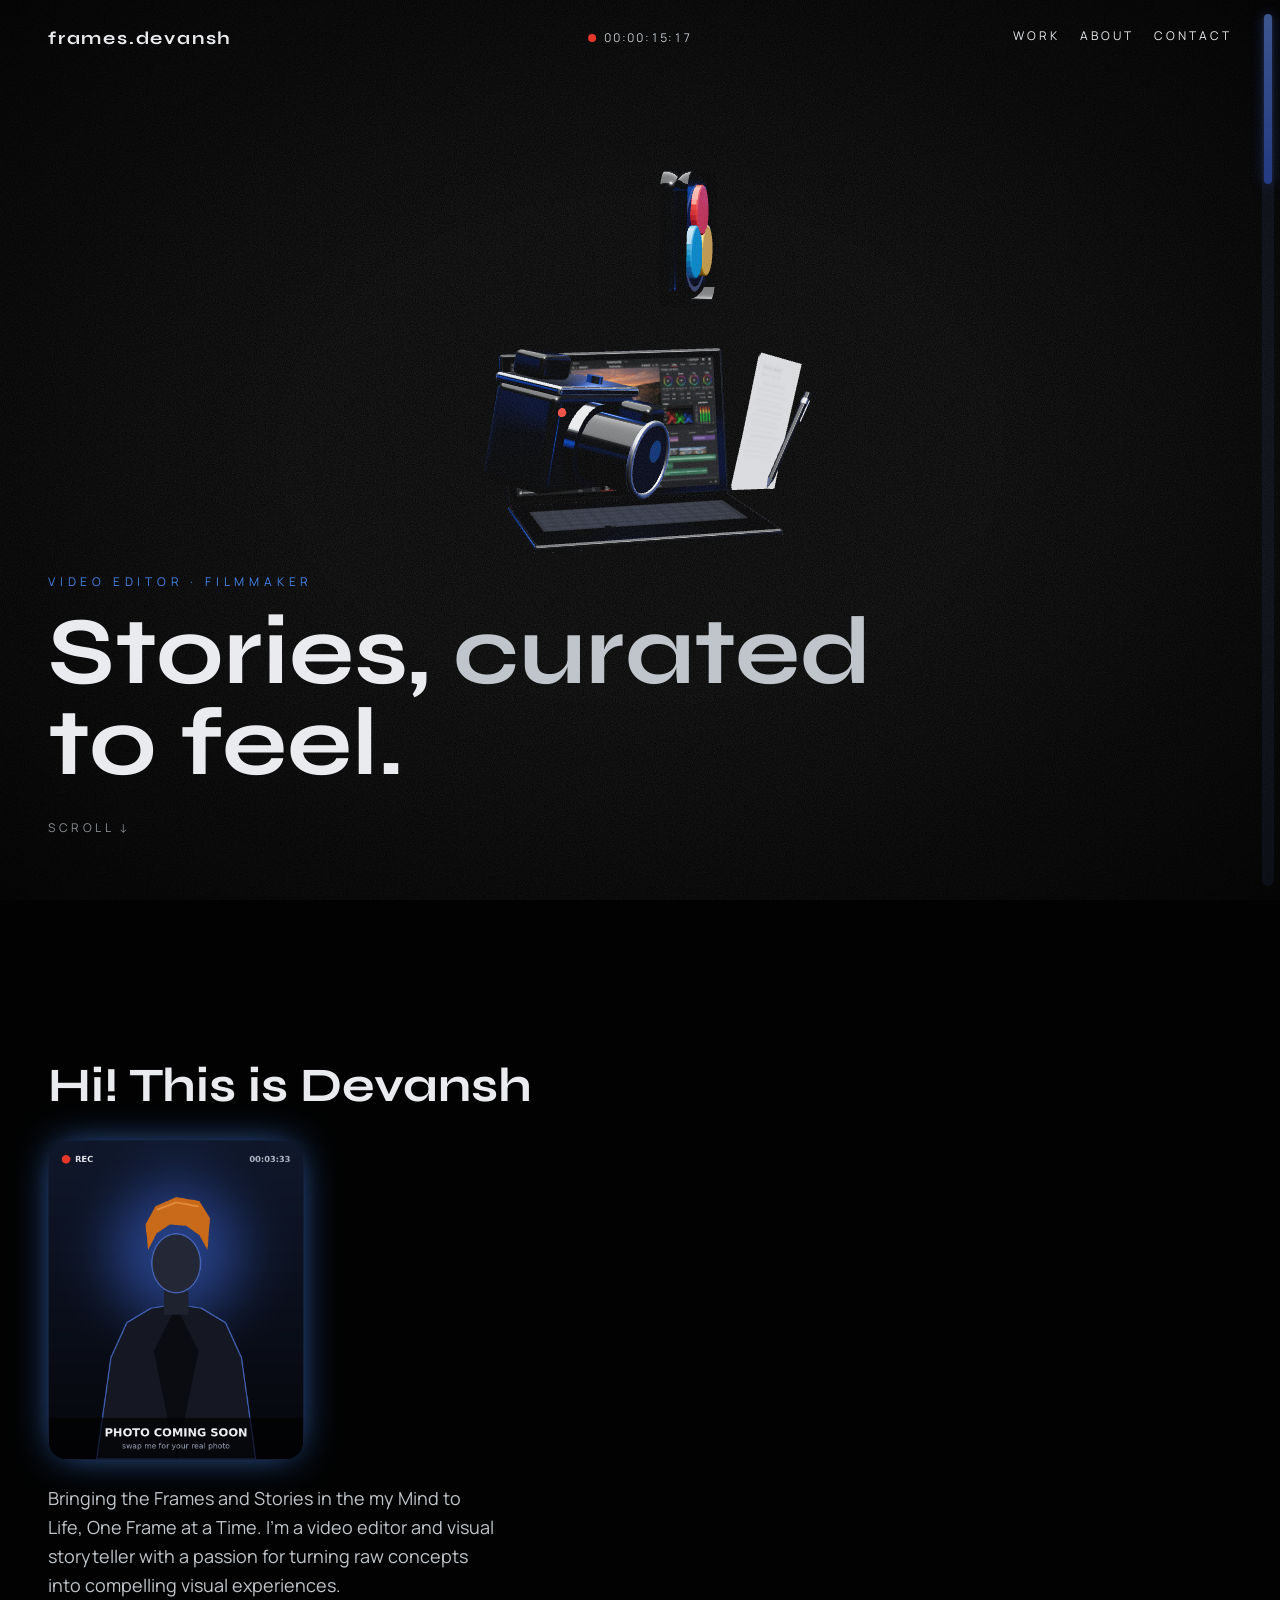
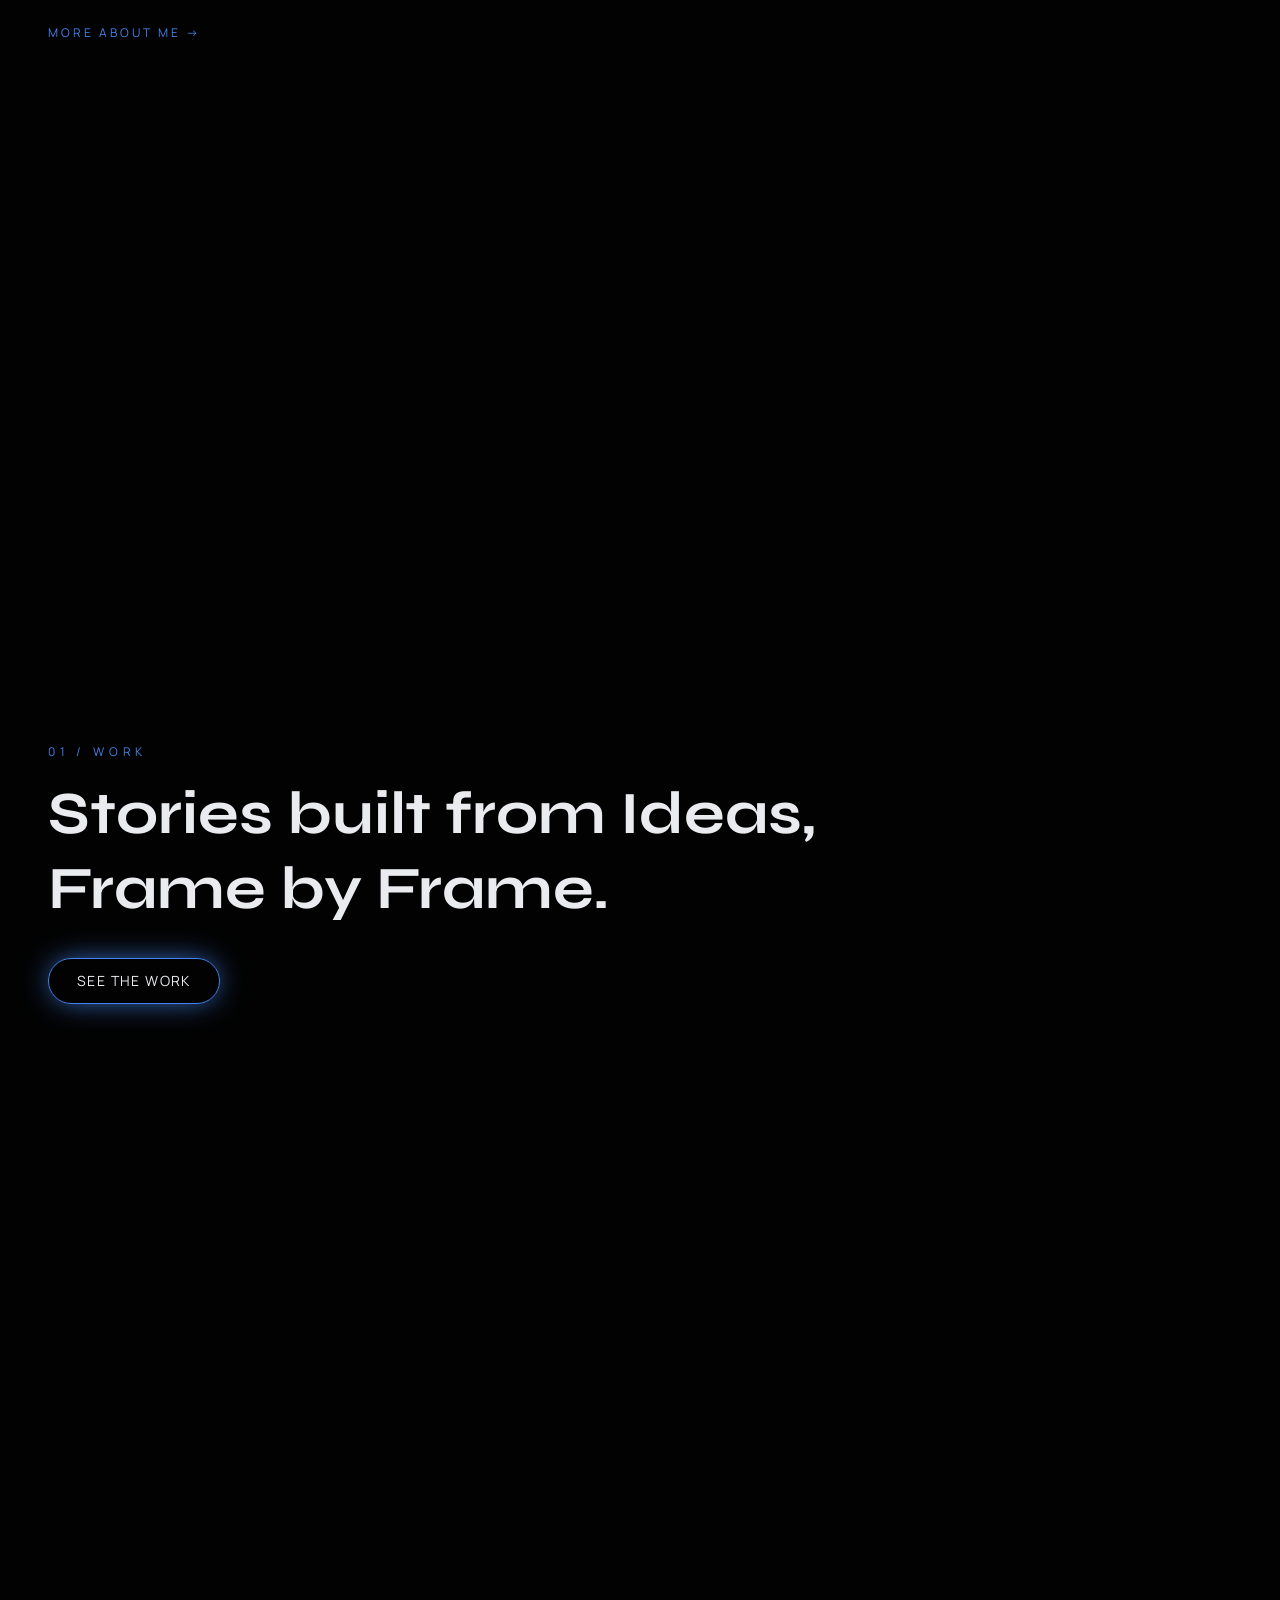
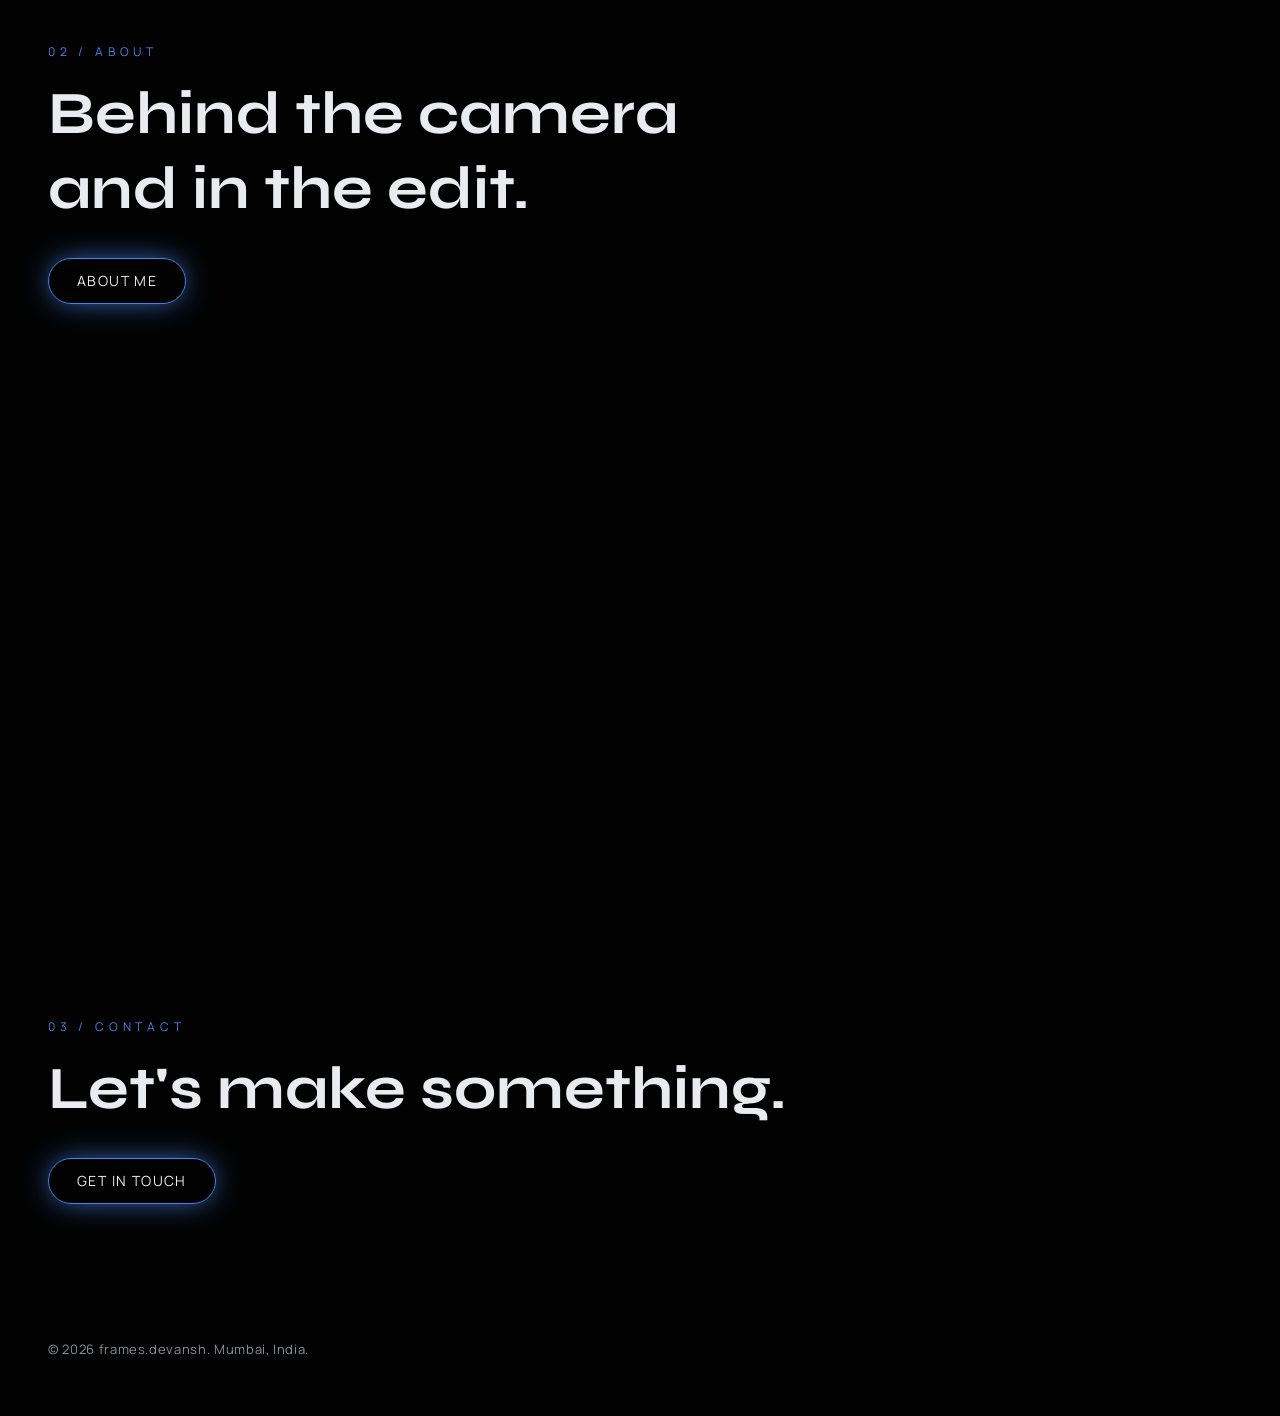
<file: index.html>
<!doctype html>
<html lang="en" class="dark">
<head>
<meta charset="utf-8">
<meta name="viewport" content="width=device-width, initial-scale=1">
<title>frames.devansh | Video Editor &amp; Filmmaker</title>
<meta name="description" content="Video editing portfolio: cinematic cuts, color grading in DaVinci Resolve, storytelling that moves.">
<link rel="icon" type="image/png" href="./favicon.png"><link rel="apple-touch-icon" href="./favicon.png">
<link rel="preconnect" href="https://fonts.googleapis.com">
<link href="https://fonts.googleapis.com/css2?family=Syne:wght@600;700;800&family=Manrope:wght@400;500&display=swap" rel="stylesheet">
  <script type="module" crossorigin src="./index-ByuDpE7T.js"></script>
  <link rel="stylesheet" crossorigin href="./index-DqMJQUFO.css">
</head>
<body><div id="root"></div><script src="./site-data.js"></script><script src="./landing-data.js"></script><script src="./cursor.js"></script><script src="./scrollbar.js"></script></body>
</html>
</file>
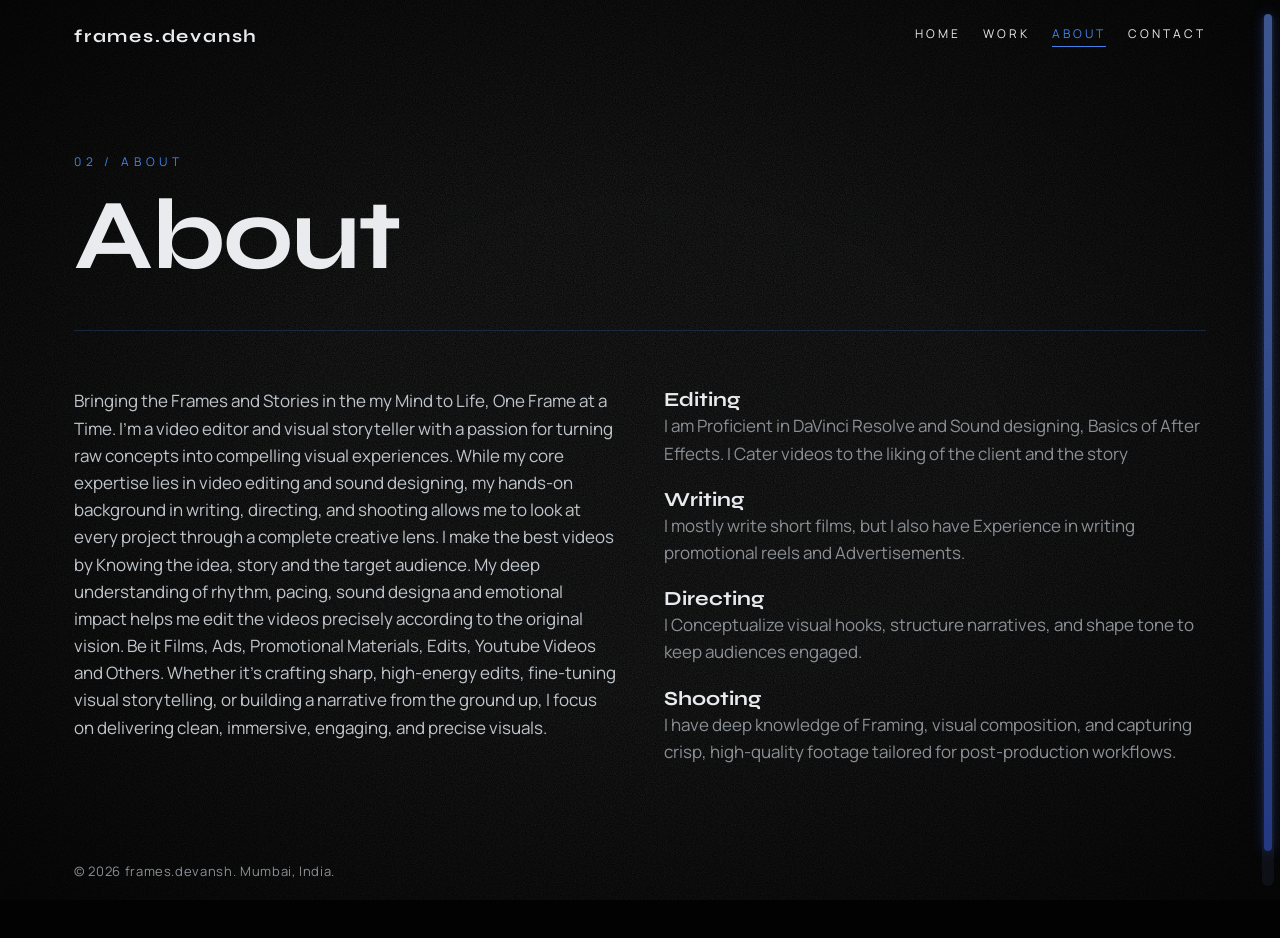
<file: about.html>
<!DOCTYPE html><html lang="en"><head><meta charset="utf-8"><meta name="viewport" content="width=device-width, initial-scale=1">
<title>Portfolio</title>
<link rel="preconnect" href="https://fonts.googleapis.com">
<link href="https://fonts.googleapis.com/css2?family=Syne:wght@600;700;800&family=Manrope:wght@400;500&display=swap" rel="stylesheet">
<link rel="stylesheet" href="style.css"><link rel="icon" type="image/png" href="favicon.png"></head>
<body data-page="about" data-title="About"><div class="wrap"><nav id="nav"></nav>
<header class="page-h"><p class="eyebrow">02 / About</p><h1>About</h1></header>
<section><div class="about"><div id="bio"></div><dl id="skills"></dl></div></section>
<footer id="foot"></footer></div>
<script src="site-data.js"></script><script src="site.js"></script><script src="cursor.js"></script></body></html>
</file>
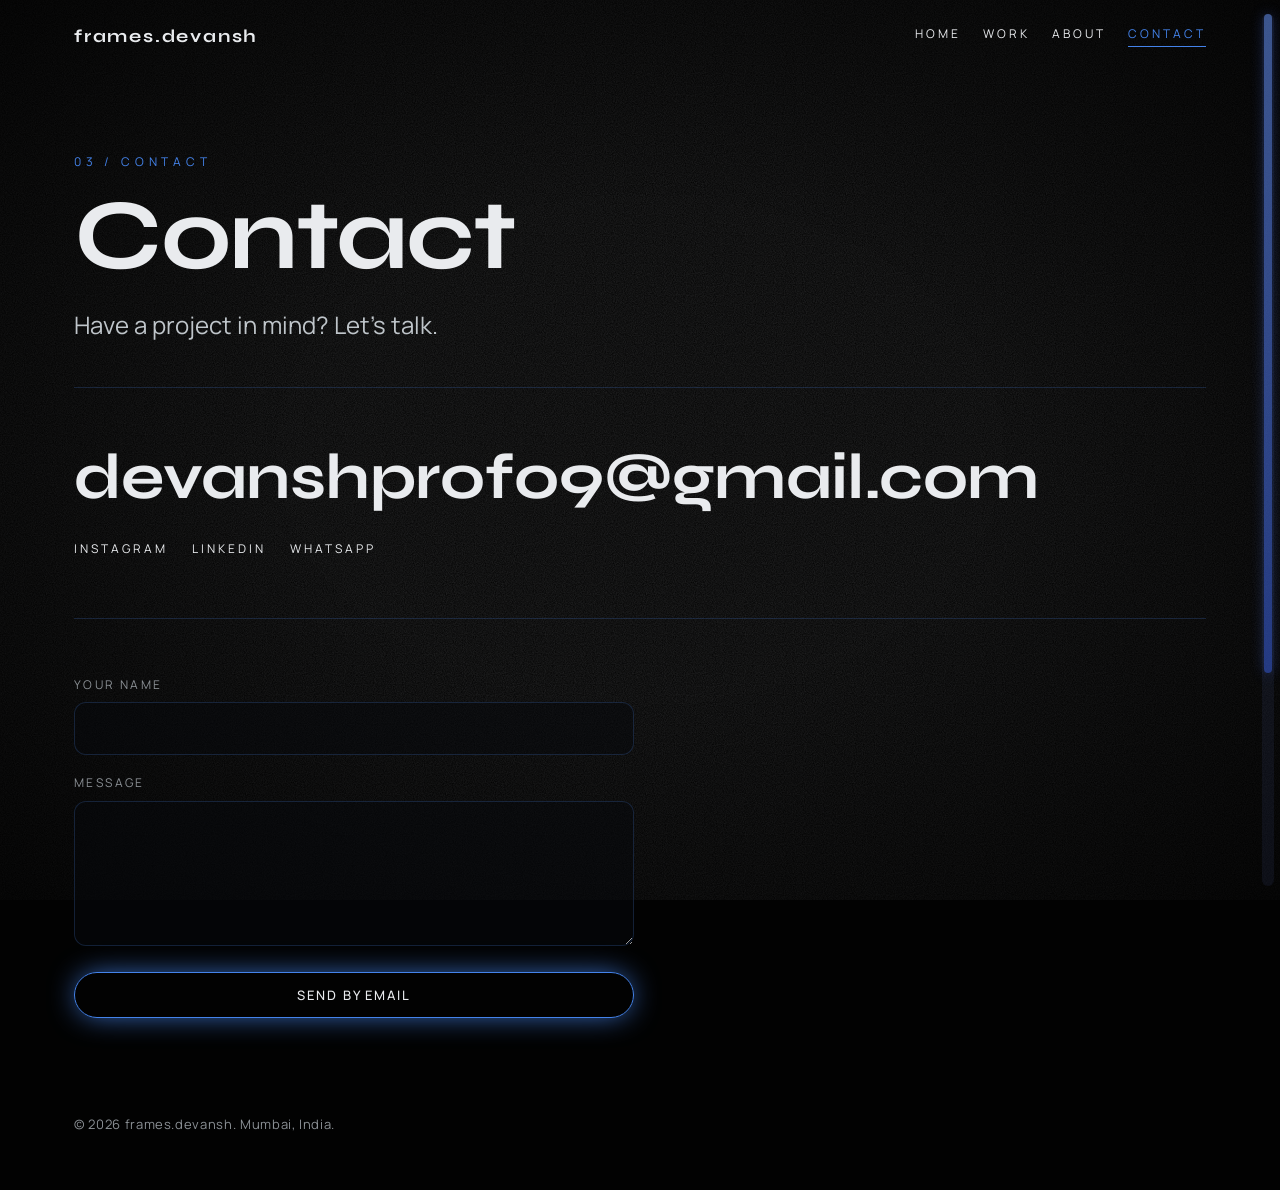
<file: contact.html>
<!DOCTYPE html><html lang="en"><head><meta charset="utf-8"><meta name="viewport" content="width=device-width, initial-scale=1">
<title>Portfolio</title>
<link rel="preconnect" href="https://fonts.googleapis.com">
<link href="https://fonts.googleapis.com/css2?family=Syne:wght@600;700;800&family=Manrope:wght@400;500&display=swap" rel="stylesheet">
<link rel="stylesheet" href="style.css"><link rel="icon" type="image/png" href="favicon.png"></head>
<body data-page="contact" data-title="Contact"><div class="wrap"><nav id="nav"></nav>
<header class="page-h"><p class="eyebrow">03 / Contact</p><h1>Contact</h1><p class="sub">Have a project in mind? Let's talk.</p></header>
<section><a class="big" id="mail"></a><div class="social" id="soc"></div></section>
<section><form id="form"><label>Your name<input id="fn" required></label><label>Message<textarea id="fm" rows="5" required></textarea></label>
<button class="btn" type="submit">Send by email</button></form></section>
<footer id="foot"></footer></div>
<script src="site-data.js"></script><script src="site.js"></script><script src="cursor.js"></script></body></html>
</file>
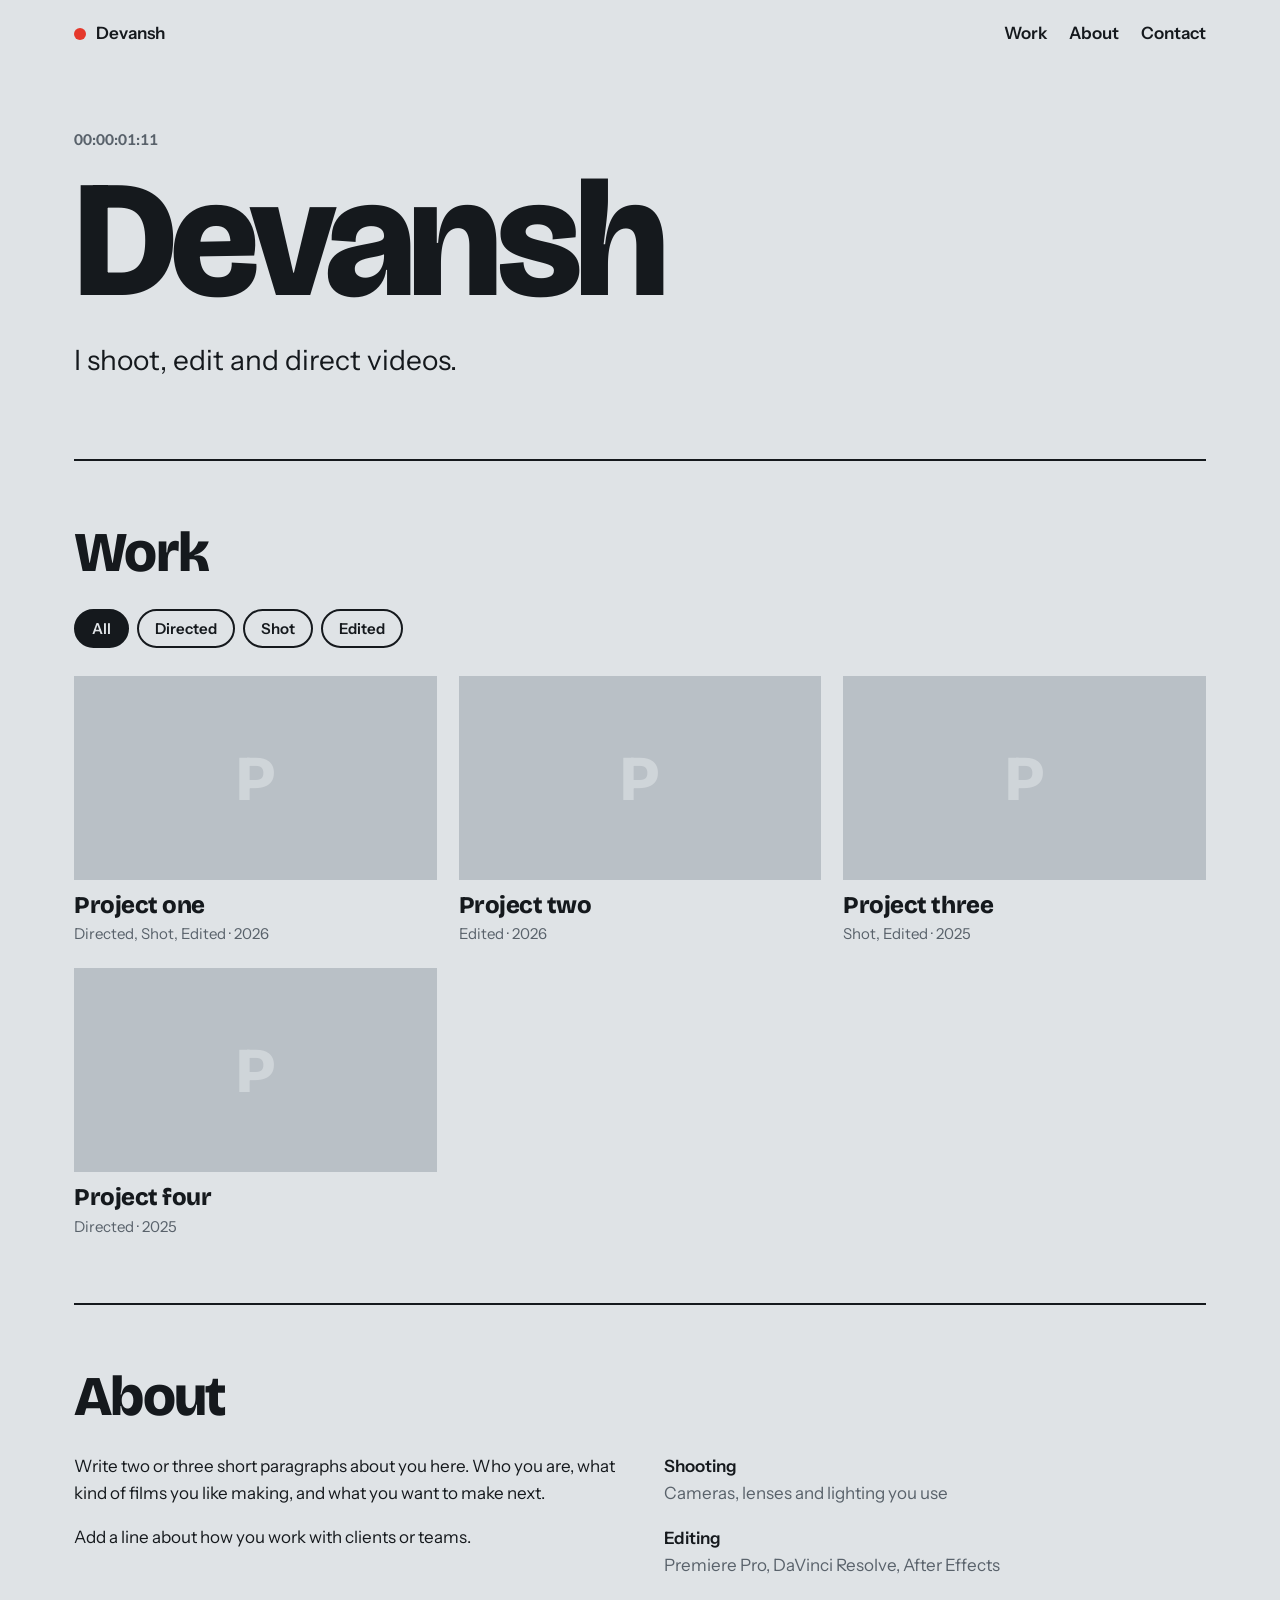
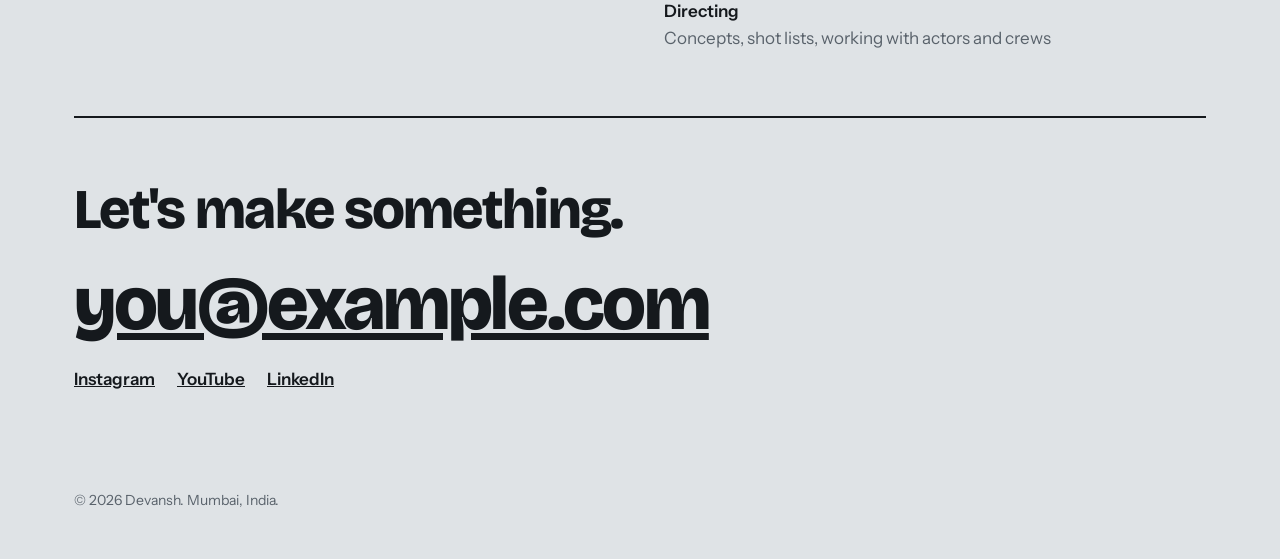
<file: portfolio.html>
<!DOCTYPE html>
<html lang="en">
<head>
<meta charset="utf-8">
<meta name="viewport" content="width=device-width, initial-scale=1">
<title>Devansh | Video portfolio</title>
<link rel="preconnect" href="https://fonts.googleapis.com">
<link href="https://fonts.googleapis.com/css2?family=Bricolage+Grotesque:opsz,wght@12..96,400;12..96,800&family=Instrument+Sans:wght@400;600&display=swap" rel="stylesheet">
<style>
:root{--bg:#dfe3e6;--ink:#15191d;--mute:#59626b;--line:#b9c0c6;--rec:#e5382b;--card:#eef0f2;
--d:"Bricolage Grotesque",Impact,sans-serif;--b:"Instrument Sans",system-ui,sans-serif}
@media(prefers-color-scheme:dark){:root{--bg:#14181c;--ink:#e6eaed;--mute:#98a2ab;--line:#2f373e;--card:#1c2227}}
*{box-sizing:border-box;margin:0}
html{scroll-behavior:smooth}
body{background:var(--bg);color:var(--ink);font:350 17px/1.6 var(--b)}
a{color:inherit}
:focus-visible{outline:3px solid var(--rec);outline-offset:3px}
.wrap{max-width:1180px;margin:0 auto;padding:0 24px}
nav{display:flex;justify-content:space-between;align-items:center;padding:20px 0;font-weight:600}
nav div{display:flex;gap:22px}
nav a{text-decoration:none}nav a:hover{text-decoration:underline}
.rec{display:inline-flex;align-items:center;gap:10px}
.rec i{width:12px;height:12px;border-radius:50%;background:var(--rec);animation:blink 1.4s steps(1) infinite}
@keyframes blink{50%{opacity:.15}}
.hero{padding:7vh 0 9vh}
.tc{font:600 15px var(--b);font-variant-numeric:tabular-nums;color:var(--mute);margin-bottom:18px}
h1{font:800 clamp(56px,13vw,176px)/.88 var(--d);letter-spacing:-.04em}
.sub{max-width:34ch;font-size:clamp(20px,2.4vw,28px);line-height:1.3;margin-top:28px}
h2{font:800 clamp(34px,5vw,56px)/1 var(--d);letter-spacing:-.03em;margin-bottom:28px}
section{padding:64px 0;border-top:2px solid var(--ink)}
.filters{display:flex;flex-wrap:wrap;gap:8px;margin-bottom:28px}
.filters button{font:600 15px var(--b);padding:8px 16px;border:2px solid var(--ink);background:none;color:var(--ink);border-radius:99px;cursor:pointer}
.filters button[aria-pressed=true]{background:var(--ink);color:var(--bg)}
.grid{display:grid;grid-template-columns:repeat(auto-fill,minmax(320px,1fr));gap:22px}
.card{all:unset;cursor:pointer;display:block}
.card .th{aspect-ratio:16/9;background:var(--line) center/cover;position:relative;display:grid;place-items:center;overflow:hidden}
.card .th b{font:800 64px var(--d);color:var(--bg);opacity:.6}
.card .th::after{content:"Play";position:absolute;left:12px;bottom:12px;background:var(--rec);color:#fff;font:600 14px var(--b);padding:4px 12px;transform:translateY(160%);transition:transform .2s}
.card:hover .th::after,.card:focus-visible .th::after{transform:none}
.card h3{font:800 24px/1.1 var(--d);margin:12px 0 4px;letter-spacing:-.02em}
.card p{color:var(--mute);font-size:15px}
.about{display:grid;grid-template-columns:1fr 1fr;gap:48px}
.about p+p{margin-top:1em}
dl{display:grid;gap:18px}dt{font-weight:600}dd{color:var(--mute)}
.contact a.big{font:800 clamp(30px,6vw,76px)/1 var(--d);letter-spacing:-.03em;word-break:break-all}
.social{display:flex;gap:22px;margin-top:24px;font-weight:600}
footer{padding:32px 0 48px;color:var(--mute);font-size:14px}
dialog{border:0;padding:0;max-width:min(960px,94vw);width:100%;background:var(--card);color:var(--ink)}
dialog::backdrop{background:rgba(0,0,0,.75)}
.vid{aspect-ratio:16/9;background:#000;display:grid;place-items:center;color:#fff;text-align:center;padding:20px}
.vid iframe{width:100%;height:100%;border:0}
.info{padding:22px 26px 28px}
.info h3{font:800 32px/1.1 var(--d);letter-spacing:-.02em}
.info .meta{color:var(--mute);margin:6px 0 12px;font-weight:600}
.x{float:right;font:600 15px var(--b);background:none;border:2px solid var(--ink);color:var(--ink);padding:6px 14px;cursor:pointer;border-radius:99px}
@media(max-width:760px){.about{grid-template-columns:1fr}}
@media(prefers-reduced-motion:reduce){.rec i{animation:none}html{scroll-behavior:auto}.card .th::after{transition:none}}
</style>
</head>
<body>
<script>
/* ============ EDIT EVERYTHING HERE ============ */
const SITE = {
  name: "Devansh",
  tagline: "I shoot, edit and direct videos.",
  location: "Mumbai, India",
  email: "you@example.com",
  socials: [
    { label: "Instagram", url: "https://instagram.com/yourhandle" },
    { label: "YouTube",   url: "https://youtube.com/@yourchannel" },
    { label: "LinkedIn",  url: "https://linkedin.com/in/yourname" }
  ],
  about: [
    "Write two or three short paragraphs about you here. Who you are, what kind of films you like making, and what you want to make next.",
    "Add a line about how you work with clients or teams."
  ],
  // Label on the left, details on the right. Add or remove rows freely.
  skills: [
    ["Shooting",  "Cameras, lenses and lighting you use"],
    ["Editing",   "Premiere Pro, DaVinci Resolve, After Effects"],
    ["Directing", "Concepts, shot lists, working with actors and crews"]
  ],
  // video: paste a YouTube or Vimeo link. thumb: optional image URL or file name (YouTube thumbnails are automatic).
  // roles: use any of "Shot", "Edited", "Directed" (or your own words); they become filter buttons.
  projects: [
    { title: "Project one",   year: "2026", client: "Client or college", roles: ["Directed","Shot","Edited"], video: "", thumb: "", blurb: "One or two sentences: the idea, what you did, and the result." },
    { title: "Project two",   year: "2026", client: "Client or college", roles: ["Edited"],                    video: "", thumb: "", blurb: "Describe this project here." },
    { title: "Project three", year: "2025", client: "Personal",          roles: ["Shot","Edited"],             video: "", thumb: "", blurb: "Describe this project here." },
    { title: "Project four",  year: "2025", client: "Client or college", roles: ["Directed"],                  video: "", thumb: "", blurb: "Describe this project here." }
  ]
};
/* ============ END OF EDITABLE PART ============ */
</script>

<div class="wrap">
  <nav><span class="rec"><i></i><span id="n1"></span></span>
    <div><a href="#work">Work</a><a href="#about">About</a><a href="#contact">Contact</a></div></nav>
  <header class="hero">
    <p class="tc" id="tc" aria-hidden="true">00:00:00:00</p>
    <h1 id="h1"></h1>
    <p class="sub" id="tag"></p>
  </header>
  <section id="work"><h2>Work</h2><div class="filters" id="filters"></div><div class="grid" id="grid"></div></section>
  <section id="about"><h2>About</h2><div class="about"><div id="bio"></div><dl id="skills"></dl></div></section>
  <section id="contact" class="contact"><h2>Let's make something.</h2>
    <a class="big" id="mail"></a><div class="social" id="soc"></div></section>
  <footer id="foot"></footer>
</div>

<dialog id="dlg" aria-labelledby="dt">
  <div class="vid" id="vid"></div>
  <div class="info"><button class="x" id="close">Close</button>
    <h3 id="dt"></h3><p class="meta" id="dm"></p><p id="db"></p></div>
</dialog>

<script>
const $ = id => document.getElementById(id);
const esc = s => String(s).replace(/[&<>"']/g, c => ({'&':'&amp;','<':'&lt;','>':'&gt;','"':'&quot;',"'":'&#39;'}[c]));

// header / text
document.title = SITE.name + " | Video portfolio";
$("n1").textContent = SITE.name; $("h1").textContent = SITE.name; $("tag").textContent = SITE.tagline;
$("bio").innerHTML = SITE.about.map(p => `<p>${esc(p)}</p>`).join("");
$("skills").innerHTML = SITE.skills.map(([a,b]) => `<div><dt>${esc(a)}</dt><dd>${esc(b)}</dd></div>`).join("");
$("mail").textContent = SITE.email; $("mail").href = "mailto:" + SITE.email;
$("soc").innerHTML = SITE.socials.map(s => `<a href="${esc(s.url)}" target="_blank" rel="noopener">${esc(s.label)}</a>`).join("");
$("foot").textContent = `© ${new Date().getFullYear()} ${SITE.name}. ${SITE.location}.`;

// video helpers
function parseVideo(url){
  if(!url) return null;
  let m = url.match(/(?:youtu\.be\/|youtube\.com\/(?:watch\?v=|embed\/|shorts\/))([\w-]{11})/);
  if(m) return {embed:`https://www.youtube.com/embed/${m[1]}?autoplay=1&rel=0`, thumb:`https://img.youtube.com/vi/${m[1]}/hqdefault.jpg`};
  m = url.match(/vimeo\.com\/(?:video\/)?(\d+)/);
  if(m) return {embed:`https://player.vimeo.com/video/${m[1]}?autoplay=1`, thumb:""};
  return null;
}

// grid + filters
let active = "All";
const roles = ["All", ...new Set(SITE.projects.flatMap(p => p.roles))];
function renderFilters(){
  $("filters").innerHTML = roles.map(r => `<button aria-pressed="${r===active}" data-r="${esc(r)}">${esc(r)}</button>`).join("");
}
function renderGrid(){
  const list = SITE.projects.map((p,i)=>({p,i})).filter(({p}) => active==="All" || p.roles.includes(active));
  $("grid").innerHTML = list.map(({p,i}) => {
    const v = parseVideo(p.video), img = p.thumb || (v && v.thumb);
    const style = img ? ` style="background-image:url('${esc(img)}')"` : "";
    return `<button class="card" data-i="${i}"><div class="th"${style}>${img ? "" : `<b>${esc(p.title[0])}</b>`}</div>
      <h3>${esc(p.title)}</h3><p>${esc(p.roles.join(", "))} · ${esc(p.year)}</p></button>`;
  }).join("");
}
$("filters").addEventListener("click", e => {
  const b = e.target.closest("button"); if(!b) return;
  active = b.dataset.r; renderFilters(); renderGrid();
});
$("grid").addEventListener("click", e => {
  const c = e.target.closest(".card"); if(!c) return;
  const p = SITE.projects[c.dataset.i], v = parseVideo(p.video);
  $("vid").innerHTML = v ? `<iframe src="${esc(v.embed)}" title="${esc(p.title)}" allow="autoplay; fullscreen; picture-in-picture" allowfullscreen></iframe>`
    : `<p>No video yet. Add a YouTube or Vimeo link to this project in the SITE settings.</p>`;
  $("dt").textContent = p.title;
  $("dm").textContent = `${p.client} · ${p.year} · ${p.roles.join(", ")}`;
  $("db").textContent = p.blurb;
  $("dlg").showModal();
});
const dlg = $("dlg");
function closeDlg(){ dlg.close(); $("vid").innerHTML = ""; }
$("close").onclick = closeDlg;
dlg.addEventListener("click", e => { if(e.target === dlg) closeDlg(); });
dlg.addEventListener("cancel", () => { $("vid").innerHTML = ""; });
renderFilters(); renderGrid();

// timecode counter (24 fps), the one moving thing on the page
if(!matchMedia("(prefers-reduced-motion: reduce)").matches){
  const t0 = performance.now(), pad = n => String(n).padStart(2,"0");
  (function tick(){
    const f = Math.floor((performance.now()-t0)/1000*24);
    $("tc").textContent = [Math.floor(f/86400)%100, Math.floor(f/1440)%60, Math.floor(f/24)%60, f%24].map(pad).join(":");
    requestAnimationFrame(tick);
  })();
}
</script>
</body>
</html>
</file>
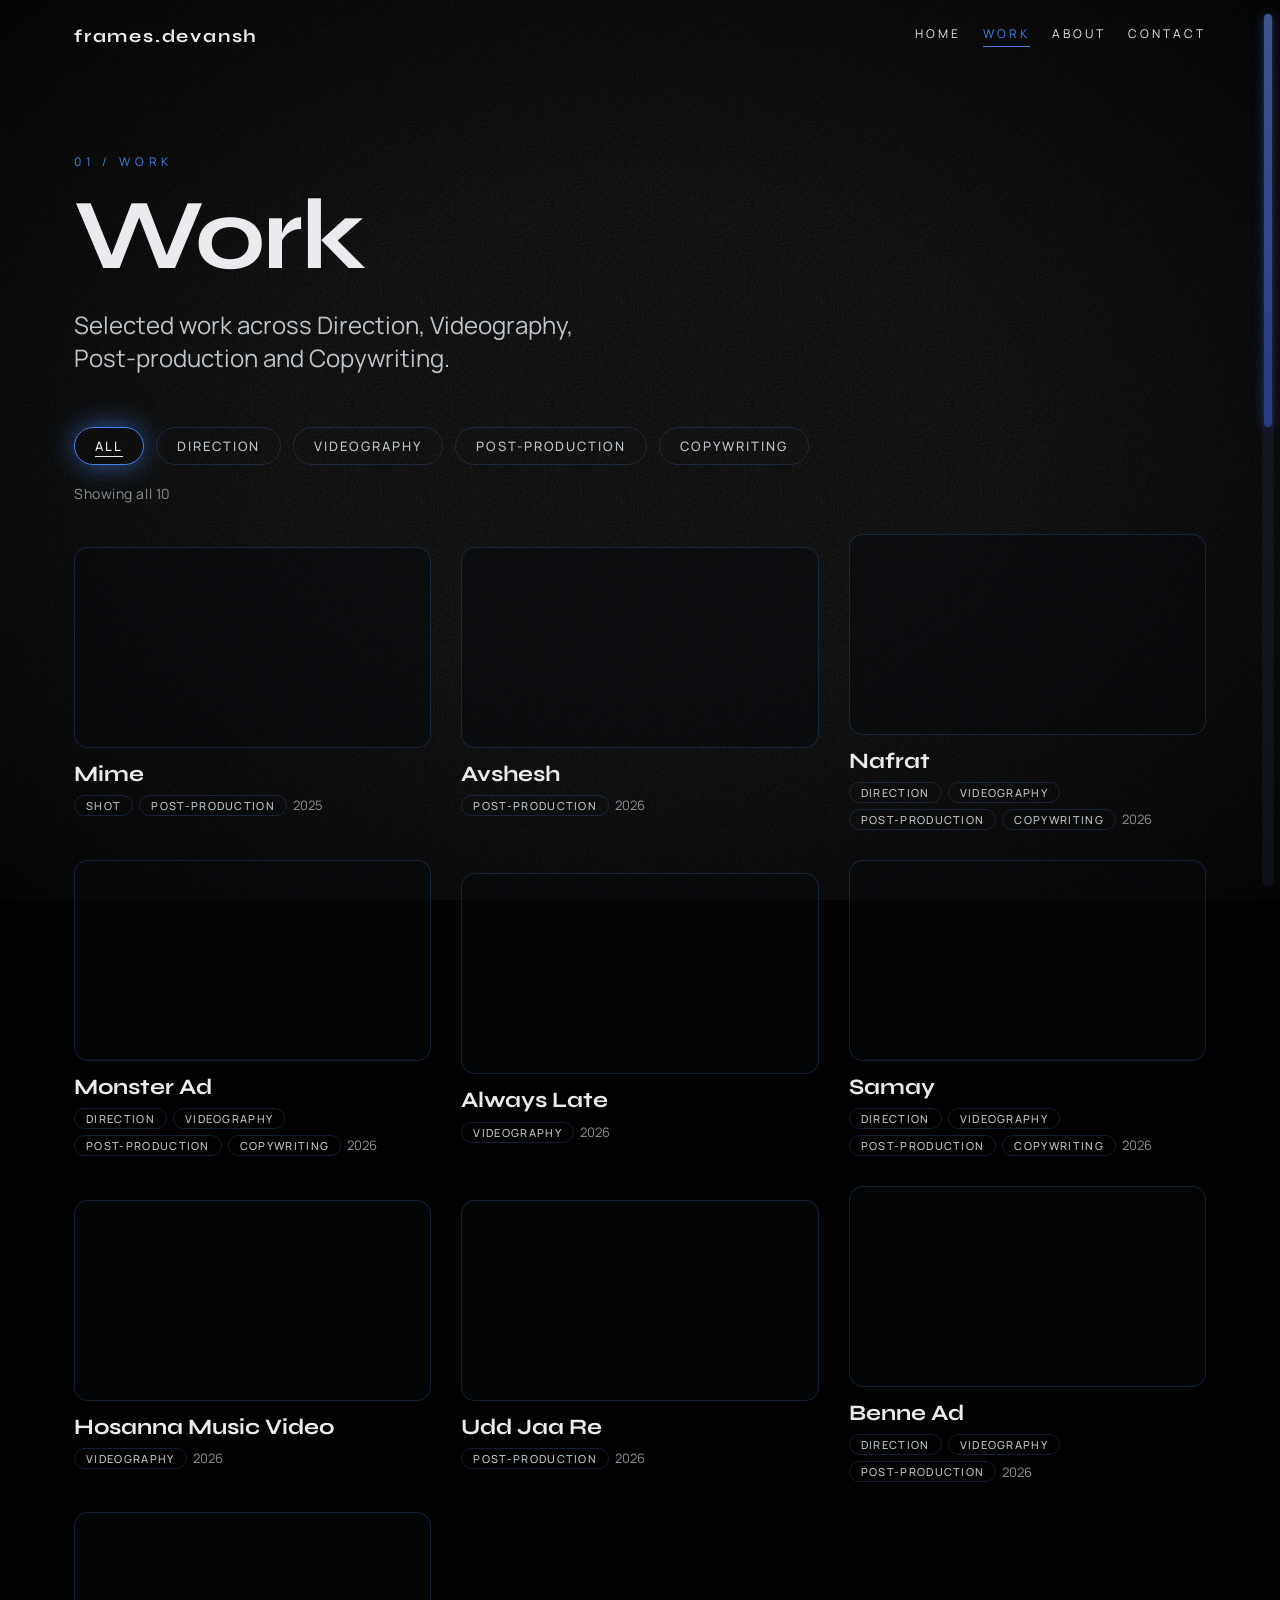
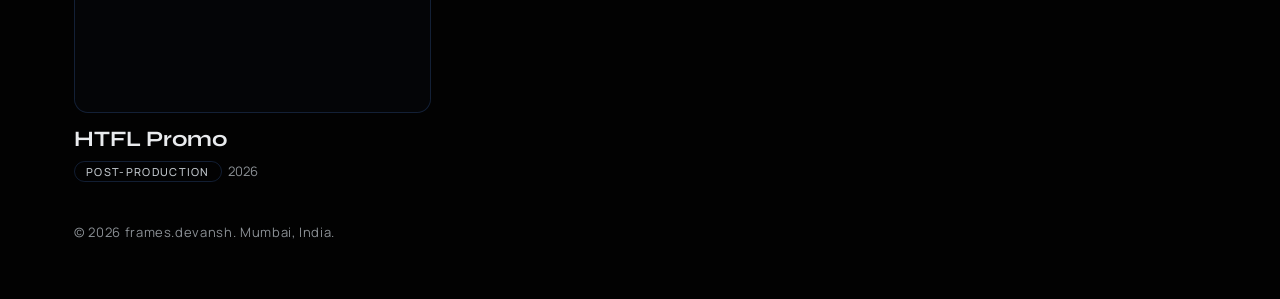
<file: work.html>
<!DOCTYPE html><html lang="en"><head><meta charset="utf-8"><meta name="viewport" content="width=device-width, initial-scale=1">
<title>Portfolio</title>
<link rel="preconnect" href="https://fonts.googleapis.com">
<link href="https://fonts.googleapis.com/css2?family=Syne:wght@600;700;800&family=Manrope:wght@400;500&display=swap" rel="stylesheet">
<link rel="stylesheet" href="style.css"><link rel="icon" type="image/png" href="favicon.png"></head>
<body data-page="work" data-title="Work"><div class="wrap"><nav id="nav"></nav>
<header class="page-h"><p class="eyebrow">01 / Work</p><h1>Work</h1><p class="sub">Selected work across Direction, Videography, Post-production and Copywriting.</p></header>
<div class="filters" id="filters" role="group" aria-label="Filter by role"></div>
<p class="lead" id="count" aria-live="polite"></p>
<div class="grid" data-cards id="grid"></div><footer id="foot"></footer></div>
<script src="site-data.js"></script><script src="site.js"></script><script src="cursor.js"></script></body></html>
</file>
<file: index-DqMJQUFO.css>
@layer properties{@supports (((-webkit-hyphens:none)) and (not (margin-trim:inline))) or ((-moz-orient:inline) and (not (color:rgb(from red r g b)))){*,:before,:after,::backdrop{--tw-border-style:solid;--tw-leading:initial;--tw-tracking:initial;--tw-ordinal:initial;--tw-slashed-zero:initial;--tw-numeric-figure:initial;--tw-numeric-spacing:initial;--tw-numeric-fraction:initial;--tw-shadow:0 0 #0000;--tw-shadow-color:initial;--tw-shadow-alpha:100%;--tw-inset-shadow:0 0 #0000;--tw-inset-shadow-color:initial;--tw-inset-shadow-alpha:100%;--tw-ring-color:initial;--tw-ring-shadow:0 0 #0000;--tw-inset-ring-color:initial;--tw-inset-ring-shadow:0 0 #0000;--tw-ring-inset:initial;--tw-ring-offset-width:0px;--tw-ring-offset-color:#fff;--tw-ring-offset-shadow:0 0 #0000;--tw-translate-x:0;--tw-translate-y:0;--tw-translate-z:0}}}@layer theme{:root,:host{--font-sans:"Manrope", sans-serif;--font-mono:ui-monospace, SFMono-Regular, Menlo, Monaco, Consolas, "Liberation Mono", "Courier New", monospace;--spacing:.25rem;--container-md:28rem;--container-3xl:48rem;--container-4xl:56rem;--text-xs:.75rem;--text-xs--line-height:calc(1 / .75);--text-sm:.875rem;--text-sm--line-height:calc(1.25 / .875);--text-base:1rem;--text-base--line-height: 1.5 ;--text-lg:1.125rem;--text-lg--line-height:calc(1.75 / 1.125);--text-3xl:1.875rem;--text-3xl--line-height: 1.2 ;--text-4xl:2.25rem;--text-4xl--line-height:calc(2.5 / 2.25);--text-5xl:3rem;--text-5xl--line-height:1;--text-6xl:3.75rem;--text-6xl--line-height:1;--text-8xl:6rem;--text-8xl--line-height:1;--tracking-widest:.1em;--leading-tight:1.25;--leading-relaxed:1.625;--default-font-family:"Manrope", sans-serif;--default-mono-font-family:var(--font-mono);--color-background:var(--background);--color-foreground:var(--foreground);--color-border:var(--border);--font-display:"Syne", sans-serif}}@layer base{*,:after,:before,::backdrop{box-sizing:border-box;border:0 solid;margin:0;padding:0}::file-selector-button{box-sizing:border-box;border:0 solid;margin:0;padding:0}html,:host{-webkit-text-size-adjust:100%;tab-size:4;line-height:1.5;font-family:var(--default-font-family,-apple-system, BlinkMacSystemFont, "Segoe UI", Roboto, "Helvetica Neue", "Noto Sans", Arial, sans-serif, "Apple Color Emoji", "Segoe UI Emoji", "Segoe UI Symbol", "Noto Color Emoji");font-feature-settings:var(--default-font-feature-settings,normal);font-variation-settings:var(--default-font-variation-settings,normal);-webkit-tap-highlight-color:transparent}hr{height:0;color:inherit;border-top-width:1px}abbr:where([title]){-webkit-text-decoration:underline dotted;text-decoration:underline dotted}h1,h2,h3,h4,h5,h6{font-size:inherit;font-weight:inherit}a{color:inherit;-webkit-text-decoration:inherit;text-decoration:inherit}b,strong{font-weight:bolder}code,kbd,samp,pre{font-family:var(--default-mono-font-family,ui-monospace, SFMono-Regular, Menlo, Monaco, Consolas, "Liberation Mono", "Courier New", monospace);font-feature-settings:var(--default-mono-font-feature-settings,normal);font-variation-settings:var(--default-mono-font-variation-settings,normal);font-size:1em}small{font-size:80%}sub,sup{vertical-align:baseline;font-size:75%;line-height:0;position:relative}sub{bottom:-.25em}sup{top:-.5em}table{text-indent:0;border-color:inherit;border-collapse:collapse}:-moz-focusring:where(:not(iframe)){outline:auto}progress{vertical-align:baseline}summary{display:list-item}ol,ul,menu{list-style:none}img,svg,video,canvas,audio,iframe,embed,object{vertical-align:middle;display:block}img,video{max-width:100%;height:auto}button,input,select,optgroup,textarea{font:inherit;font-feature-settings:inherit;font-variation-settings:inherit;letter-spacing:inherit;color:inherit;opacity:1;background-color:#0000;border-radius:0}::file-selector-button{font:inherit;font-feature-settings:inherit;font-variation-settings:inherit;letter-spacing:inherit;color:inherit;opacity:1;background-color:#0000;border-radius:0}:where(select:is([multiple],[size])) optgroup{font-weight:bolder}:where(select:is([multiple],[size])) optgroup option{padding-inline-start:20px}::file-selector-button{margin-inline-end:4px}::placeholder{opacity:1}@supports (not ((-webkit-appearance:-apple-pay-button))) or (contain-intrinsic-size:1px){::placeholder{color:currentColor}@supports (color:color-mix(in lab,red,red)){::placeholder{color:color-mix(in oklab,currentcolor 50%,transparent)}}}textarea{resize:vertical}::-webkit-search-decoration{-webkit-appearance:none}::-webkit-date-and-time-value{min-height:1lh;text-align:inherit}::-webkit-datetime-edit{display:inline-flex}::-webkit-datetime-edit-fields-wrapper{padding:0}::-webkit-datetime-edit{padding-block:0}::-webkit-datetime-edit-year-field{padding-block:0}::-webkit-datetime-edit-month-field{padding-block:0}::-webkit-datetime-edit-day-field{padding-block:0}::-webkit-datetime-edit-hour-field{padding-block:0}::-webkit-datetime-edit-minute-field{padding-block:0}::-webkit-datetime-edit-second-field{padding-block:0}::-webkit-datetime-edit-millisecond-field{padding-block:0}::-webkit-datetime-edit-meridiem-field{padding-block:0}::-webkit-calendar-picker-indicator{line-height:1}:-moz-ui-invalid{box-shadow:none}button,input:where([type=button],[type=reset],[type=submit]){appearance:button}::file-selector-button{appearance:button}::-webkit-inner-spin-button{height:auto}::-webkit-outer-spin-button{height:auto}[hidden]:where(:not([hidden=until-found])){display:none!important}*{border-color:var(--color-border)}body{background-color:var(--color-background);color:var(--color-foreground)}}@layer components;@layer utilities{.pointer-events-auto{pointer-events:auto}.pointer-events-none{pointer-events:none}.visible{visibility:visible}.fixed{position:fixed}.relative{position:relative}.static{position:static}.inset-0{inset:0}.inset-x-0{inset-inline:0}.top-0{top:0}.-z-0{z-index:-0}.z-10{z-index:10}.z-50{z-index:50}.mt-5{margin-top:calc(var(--spacing) * 5)}.mt-6{margin-top:calc(var(--spacing) * 6)}.mb-3{margin-bottom:calc(var(--spacing) * 3)}.ml-auto{margin-left:auto}.block{display:block}.flex{display:flex}.inline-block{display:inline-block}.aspect-\[4\/5\]{aspect-ratio:4/5}.h-2{height:calc(var(--spacing) * 2)}.min-h-\[66svh\]{min-height:66svh}.min-h-svh{min-height:100svh}.w-2{width:calc(var(--spacing) * 2)}.w-52{width:calc(var(--spacing) * 52)}.w-fit{width:fit-content}.max-w-3xl{max-width:var(--container-3xl)}.max-w-4xl{max-width:var(--container-4xl)}.max-w-md{max-width:var(--container-md)}.basis-full{flex-basis:100%}.resize{resize:both}.flex-col{flex-direction:column}.flex-wrap{flex-wrap:wrap}.items-center{align-items:center}.items-end{align-items:flex-end}.justify-between{justify-content:space-between}.justify-center{justify-content:center}.justify-end{justify-content:flex-end}.gap-2{gap:calc(var(--spacing) * 2)}.gap-4{gap:calc(var(--spacing) * 4)}.gap-6{gap:calc(var(--spacing) * 6)}.gap-x-4{column-gap:calc(var(--spacing) * 4)}.gap-y-2\.5{row-gap:calc(var(--spacing) * 2.5)}.rounded-2xl{border-radius:calc(var(--radius) + 8px)}.rounded-full{border-radius:3.40282e38px}.border{border-style:var(--tw-border-style);border-width:1px}.border-\[oklch\(0\.5_0\.12_260\/0\.3\)\]{border-color:#3862a74d}.bg-\[\#e5382b\]{background-color:#e5382b}.bg-background{background-color:var(--background)}.object-cover{object-fit:cover}.px-6{padding-inline:calc(var(--spacing) * 6)}.px-7{padding-inline:calc(var(--spacing) * 7)}.py-3{padding-block:calc(var(--spacing) * 3)}.py-5{padding-block:calc(var(--spacing) * 5)}.py-16{padding-block:calc(var(--spacing) * 16)}.pt-10{padding-top:calc(var(--spacing) * 10)}.pb-12{padding-bottom:calc(var(--spacing) * 12)}.pb-14{padding-bottom:calc(var(--spacing) * 14)}.font-display{font-family:Syne,sans-serif}.text-3xl{font-size:var(--text-3xl);line-height:var(--tw-leading,var(--text-3xl--line-height))}.text-4xl{font-size:var(--text-4xl);line-height:var(--tw-leading,var(--text-4xl--line-height))}.text-5xl{font-size:var(--text-5xl);line-height:var(--tw-leading,var(--text-5xl--line-height))}.text-base{font-size:var(--text-base);line-height:var(--tw-leading,var(--text-base--line-height))}.text-sm{font-size:var(--text-sm);line-height:var(--tw-leading,var(--text-sm--line-height))}.text-xs{font-size:var(--text-xs);line-height:var(--tw-leading,var(--text-xs--line-height))}.text-\[11px\]{font-size:11px}.text-\[13px\]{font-size:13px}.leading-\[0\.95\]{--tw-leading:.95;line-height:.95}.leading-relaxed{--tw-leading:var(--leading-relaxed);line-height:var(--leading-relaxed)}.leading-tight{--tw-leading:var(--leading-tight);line-height:var(--leading-tight)}.tracking-\[0\.2em\]{--tw-tracking:.2em;letter-spacing:.2em}.tracking-\[0\.3em\]{--tw-tracking:.3em;letter-spacing:.3em}.tracking-\[0\.4em\]{--tw-tracking:.4em;letter-spacing:.4em}.tracking-\[0\.05em\]{--tw-tracking:.05em;letter-spacing:.05em}.tracking-\[0\.12em\]{--tw-tracking:.12em;letter-spacing:.12em}.tracking-\[0\.15em\]{--tw-tracking:.15em;letter-spacing:.15em}.tracking-\[0\.25em\]{--tw-tracking:.25em;letter-spacing:.25em}.tracking-widest{--tw-tracking:var(--tracking-widest);letter-spacing:var(--tracking-widest)}.text-foreground{color:var(--foreground)}.text-highlight{color:var(--highlight)}.text-muted-foreground{color:var(--muted-foreground)}.text-silver{color:var(--silver)}.uppercase{text-transform:uppercase}.tabular-nums{--tw-numeric-spacing:tabular-nums;font-variant-numeric:var(--tw-ordinal,) var(--tw-slashed-zero,) var(--tw-numeric-figure,) var(--tw-numeric-spacing,) var(--tw-numeric-fraction,)}.shadow-\[0_0_40px_-10px_oklch\(0\.62_0\.17_260\)\]{--tw-shadow:0 0 40px -10px var(--tw-shadow-color,oklch(62% .17 260));box-shadow:var(--tw-inset-shadow),var(--tw-inset-ring-shadow),var(--tw-ring-offset-shadow),var(--tw-ring-shadow),var(--tw-shadow)}@media(hover:hover){.hover\:text-foreground:hover{color:var(--foreground)}.hover\:text-highlight:hover{color:var(--highlight)}}@media(min-width:48rem){.md\:absolute{position:absolute}.md\:top-1\/2{top:50%}.md\:left-1\/2{left:50%}.md\:mt-8{margin-top:calc(var(--spacing) * 8)}.md\:mb-4{margin-bottom:calc(var(--spacing) * 4)}.md\:ml-0{margin-left:0}.md\:min-h-screen{min-height:100vh}.md\:w-64{width:calc(var(--spacing) * 64)}.md\:basis-auto{flex-basis:auto}.md\:-translate-x-1\/2{--tw-translate-x: -50% ;translate:var(--tw-translate-x) var(--tw-translate-y)}.md\:-translate-y-1\/2{--tw-translate-y: -50% ;translate:var(--tw-translate-x) var(--tw-translate-y)}.md\:flex-nowrap{flex-wrap:nowrap}.md\:gap-5{gap:calc(var(--spacing) * 5)}.md\:px-12{padding-inline:calc(var(--spacing) * 12)}.md\:py-6{padding-block:calc(var(--spacing) * 6)}.md\:py-24{padding-block:calc(var(--spacing) * 24)}.md\:pb-16{padding-bottom:calc(var(--spacing) * 16)}.md\:pb-24{padding-bottom:calc(var(--spacing) * 24)}.md\:text-5xl{font-size:var(--text-5xl);line-height:var(--tw-leading,var(--text-5xl--line-height))}.md\:text-6xl{font-size:var(--text-6xl);line-height:var(--tw-leading,var(--text-6xl--line-height))}.md\:text-8xl{font-size:var(--text-8xl);line-height:var(--tw-leading,var(--text-8xl--line-height))}.md\:text-lg{font-size:var(--text-lg);line-height:var(--tw-leading,var(--text-lg--line-height))}.md\:text-xs{font-size:var(--text-xs);line-height:var(--tw-leading,var(--text-xs--line-height))}.md\:tracking-\[0\.25em\]{--tw-tracking:.25em;letter-spacing:.25em}.md\:tracking-widest{--tw-tracking:var(--tracking-widest);letter-spacing:var(--tracking-widest)}}}:root{--radius:.625rem;--background:oklch(100% 0 0);--foreground:oklch(12.9% .042 264.695);--card:oklch(100% 0 0);--card-foreground:oklch(12.9% .042 264.695);--popover:oklch(100% 0 0);--popover-foreground:oklch(12.9% .042 264.695);--primary:oklch(20.8% .042 265.755);--primary-foreground:oklch(98.4% .003 247.858);--secondary:oklch(96.8% .007 247.896);--secondary-foreground:oklch(20.8% .042 265.755);--muted:oklch(96.8% .007 247.896);--muted-foreground:oklch(55.4% .046 257.417);--accent:oklch(96.8% .007 247.896);--accent-foreground:oklch(20.8% .042 265.755);--destructive:oklch(57.7% .245 27.325);--destructive-foreground:oklch(98.4% .003 247.858);--border:oklch(92.9% .013 255.508);--input:oklch(92.9% .013 255.508);--ring:oklch(70.4% .04 256.788);--chart-1:oklch(64.6% .222 41.116);--chart-2:oklch(60% .118 184.704);--chart-3:oklch(39.8% .07 227.392);--chart-4:oklch(82.8% .189 84.429);--chart-5:oklch(76.9% .188 70.08);--sidebar:oklch(98.4% .003 247.858);--sidebar-foreground:oklch(12.9% .042 264.695);--sidebar-primary:oklch(20.8% .042 265.755);--sidebar-primary-foreground:oklch(98.4% .003 247.858);--sidebar-accent:oklch(96.8% .007 247.896);--sidebar-accent-foreground:oklch(20.8% .042 265.755);--sidebar-border:oklch(92.9% .013 255.508);--sidebar-ring:oklch(70.4% .04 256.788)}.dark{--background:oklch(12.9% .042 264.695);--foreground:oklch(98.4% .003 247.858);--card:oklch(20.8% .042 265.755);--card-foreground:oklch(98.4% .003 247.858);--popover:oklch(20.8% .042 265.755);--popover-foreground:oklch(98.4% .003 247.858);--primary:oklch(92.9% .013 255.508);--primary-foreground:oklch(20.8% .042 265.755);--secondary:oklch(27.9% .041 260.031);--secondary-foreground:oklch(98.4% .003 247.858);--muted:oklch(27.9% .041 260.031);--muted-foreground:oklch(70.4% .04 256.788);--accent:oklch(27.9% .041 260.031);--accent-foreground:oklch(98.4% .003 247.858);--destructive:oklch(70.4% .191 22.216);--destructive-foreground:oklch(98.4% .003 247.858);--border:oklch(100% 0 0/.1);--input:oklch(100% 0 0/.15);--ring:oklch(55.1% .027 264.364);--chart-1:oklch(48.8% .243 264.376);--chart-2:oklch(69.6% .17 162.48);--chart-3:oklch(76.9% .188 70.08);--chart-4:oklch(62.7% .265 303.9);--chart-5:oklch(64.5% .246 16.439);--sidebar:oklch(20.8% .042 265.755);--sidebar-foreground:oklch(98.4% .003 247.858);--sidebar-primary:oklch(48.8% .243 264.376);--sidebar-primary-foreground:oklch(98.4% .003 247.858);--sidebar-accent:oklch(27.9% .041 260.031);--sidebar-accent-foreground:oklch(98.4% .003 247.858);--sidebar-border:oklch(100% 0 0/.1);--sidebar-ring:oklch(55.1% .027 264.364)}:root{--background:oklch(8% 0 0);--foreground:oklch(94% .005 250);--muted-foreground:oklch(65% .01 250);--highlight:oklch(62% .17 260);--silver:oklch(82% .01 250);--scene-silver:oklch(78% .012 250);--scene-dark:oklch(19% .008 250);--scene-blue:oklch(47% .16 264);--scene-paper:oklch(92% .003 250);--scene-ink:oklch(32% .008 250);--scene-red:oklch(63% .21 27);--scene-yellow:oklch(81% .16 83);--scene-cyan:oklch(68% .15 243);--scene-white:oklch(98% 0 0);--card:oklch(14% .01 260/.5);--border:oklch(50% .12 260/.3)}body{font-family:var(--font-sans)}.font-display{font-family:var(--font-display);font-weight:700}.grain:before{content:"";z-index:1;pointer-events:none;opacity:.14;mix-blend-mode:screen;background-image:url("data:image/svg+xml,%3Csvg xmlns='http://www.w3.org/2000/svg' width='200' height='200'%3E%3Cfilter id='n'%3E%3CfeTurbulence type='fractalNoise' baseFrequency='0.9' numOctaves='3' stitchTiles='stitch'/%3E%3CfeColorMatrix values='0 0 0 0 0.75 0 0 0 0 0.77 0 0 0 0 0.8 0 0 0 1 0'/%3E%3C/filter%3E%3Crect width='100%25' height='100%25' filter='url(%23n)'/%3E%3C/svg%3E");position:fixed;inset:0}.vignette{z-index:2;background:radial-gradient(#0000 40%,#000000b3)}.glass-card{background:var(--card);border:1px solid var(--border);-webkit-backdrop-filter:blur(12px);backdrop-filter:blur(12px);box-shadow:0 0 40px -10px var(--highlight)}.glow-btn{border:1px solid var(--highlight);color:var(--foreground);box-shadow:0 0 30px -5px var(--highlight);transition:box-shadow .3s}.glow-btn:hover{box-shadow:0 0 50px 0 var(--highlight)}@keyframes rec-blink{50%{opacity:.15}}.rec-dot{animation:1.4s step-end infinite rec-blink}@media(prefers-reduced-motion:reduce){.rec-dot{animation:none}}.ul-link{background:linear-gradient(currentColor,currentColor) 0 100%/0 1px no-repeat;padding-bottom:4px;transition:background-size .35s,color .2s}.ul-link:hover,.ul-link:focus-visible,.ul-link[aria-current]{background-size:100% 1px}.glow-btn{position:relative}.glow-btn:after{content:"";transform-origin:0;background:currentColor;height:1px;transition:transform .35s;position:absolute;bottom:10px;left:28px;right:28px;transform:scaleX(0)}.glow-btn:hover:after,.glow-btn:focus-visible:after{transform:scaleX(1)}@media(prefers-reduced-motion:reduce){.ul-link,.glow-btn:after{transition:none}}@property --tw-border-style{syntax:"*";inherits:false;initial-value:solid}@property --tw-leading{syntax:"*";inherits:false}@property --tw-tracking{syntax:"*";inherits:false}@property --tw-ordinal{syntax:"*";inherits:false}@property --tw-slashed-zero{syntax:"*";inherits:false}@property --tw-numeric-figure{syntax:"*";inherits:false}@property --tw-numeric-spacing{syntax:"*";inherits:false}@property --tw-numeric-fraction{syntax:"*";inherits:false}@property --tw-shadow{syntax:"*";inherits:false;initial-value:0 0 #0000}@property --tw-shadow-color{syntax:"*";inherits:false}@property --tw-shadow-alpha{syntax:"<percentage>";inherits:false;initial-value:100%}@property --tw-inset-shadow{syntax:"*";inherits:false;initial-value:0 0 #0000}@property --tw-inset-shadow-color{syntax:"*";inherits:false}@property --tw-inset-shadow-alpha{syntax:"<percentage>";inherits:false;initial-value:100%}@property --tw-ring-color{syntax:"*";inherits:false}@property --tw-ring-shadow{syntax:"*";inherits:false;initial-value:0 0 #0000}@property --tw-inset-ring-color{syntax:"*";inherits:false}@property --tw-inset-ring-shadow{syntax:"*";inherits:false;initial-value:0 0 #0000}@property --tw-ring-inset{syntax:"*";inherits:false}@property --tw-ring-offset-width{syntax:"<length>";inherits:false;initial-value:0}@property --tw-ring-offset-color{syntax:"*";inherits:false;initial-value:#fff}@property --tw-ring-offset-shadow{syntax:"*";inherits:false;initial-value:0 0 #0000}@property --tw-translate-x{syntax:"*";inherits:false;initial-value:0}@property --tw-translate-y{syntax:"*";inherits:false;initial-value:0}@property --tw-translate-z{syntax:"*";inherits:false;initial-value:0}
</file>
<file: style.css>
:root{--bg:oklch(0.08 0 0);--fg:oklch(0.94 0.005 250);--mute:oklch(0.65 0.01 250);--hi:oklch(0.62 0.17 260);--silver:oklch(0.82 0.01 250);
--card:oklch(0.14 0.01 260 / .5);--line:oklch(0.5 0.12 260 / .3);--d:"Syne",sans-serif;--b:"Manrope",sans-serif;color-scheme:dark}
*{box-sizing:border-box;margin:0}
html{scroll-behavior:smooth}
body{background:var(--bg);color:var(--fg);font:400 17px/1.6 var(--b)}
body::before{content:"";position:fixed;inset:0;z-index:1;pointer-events:none;opacity:.14;mix-blend-mode:screen;
background-image:url("data:image/svg+xml,%3Csvg xmlns='http://www.w3.org/2000/svg' width='200' height='200'%3E%3Cfilter id='n'%3E%3CfeTurbulence type='fractalNoise' baseFrequency='0.9' numOctaves='3' stitchTiles='stitch'/%3E%3CfeColorMatrix values='0 0 0 0 0.75 0 0 0 0 0.77 0 0 0 0 0.8 0 0 0 1 0'/%3E%3C/filter%3E%3Crect width='100%25' height='100%25' filter='url(%23n)'/%3E%3C/svg%3E")}
body::after{content:"";position:fixed;inset:0;z-index:2;pointer-events:none;background:radial-gradient(ellipse at center,transparent 40%,oklch(0 0 0 / .7))}
a{color:inherit}
:focus-visible{outline:2px solid var(--hi);outline-offset:4px}
.wrap{max-width:1180px;margin:0 auto;padding:0 24px;position:relative;z-index:3}
nav{display:flex;justify-content:space-between;align-items:center;padding:24px 0;flex-wrap:wrap;gap:12px}
nav div{display:flex;gap:22px;font-size:12px;text-transform:uppercase;letter-spacing:.25em}
nav a{text-decoration:none;transition:color .2s}
nav a:hover,nav a[aria-current]{color:var(--hi)}
nav a.brand{font:700 18px var(--d);letter-spacing:.1em;text-transform:none;color:var(--fg)}
.page-h{padding:9vh 0 5vh}
.eyebrow{font-size:12px;text-transform:uppercase;letter-spacing:.4em;color:var(--hi);margin-bottom:16px}
h1{font:700 clamp(44px,8vw,100px)/.98 var(--d);letter-spacing:-.02em}
h2{font:700 clamp(28px,5vw,56px)/1.05 var(--d);margin-bottom:12px}
.sub{max-width:36ch;font-size:clamp(18px,2.2vw,24px);line-height:1.35;margin-top:24px;color:var(--silver)}
.lead{color:var(--mute);margin-bottom:28px;max-width:50ch;font-size:14px;letter-spacing:.04em}
section{padding:56px 0;border-top:1px solid var(--line)}
.btn,.filters button,.x{font:500 13px var(--b);text-transform:uppercase;letter-spacing:.15em;color:var(--fg);background:transparent;border:1px solid var(--hi);border-radius:99px;
box-shadow:0 0 30px -5px var(--hi);transition:box-shadow .3s,background .3s;cursor:pointer;text-decoration:none}
.btn:hover,.filters button:hover,.x:hover{box-shadow:0 0 50px 0 var(--hi)}
.btn{display:inline-block;padding:13px 30px;margin-top:8px}
.filters{display:flex;flex-wrap:wrap;gap:12px;margin:8px 0 18px}
.filters button{padding:9px 20px;border-color:var(--line);box-shadow:none;color:var(--silver)}
.filters button[aria-pressed=true]{border-color:var(--hi);color:var(--fg);box-shadow:0 0 30px -5px var(--hi)}
.grid{display:grid;grid-template-columns:repeat(auto-fill,minmax(min(100%,320px),1fr));gap:30px}
.card{all:unset;box-sizing:border-box;cursor:pointer;display:block;position:relative;transition:transform .35s cubic-bezier(.2,.7,.2,1)}
.card .th{aspect-ratio:16/9;background:var(--card) center/cover;position:relative;display:grid;place-items:center;overflow:hidden;border-radius:14px;border:1px solid var(--line);transition:box-shadow .35s,border-color .35s}
.card .th b{font:700 64px var(--d);color:var(--silver);opacity:.4}
.card .th::after{content:"Play";position:absolute;left:12px;bottom:12px;background:var(--hi);color:#fff;font:500 12px var(--b);letter-spacing:.15em;text-transform:uppercase;padding:5px 14px;border-radius:99px;transform:translateY(170%);transition:transform .25s}
.card:hover,.card:focus-visible{transform:scale(1.045);z-index:4}
.card:hover .th,.card:focus-visible .th{box-shadow:0 0 38px -8px var(--hi);border-color:var(--hi)}
.card:hover .th::after,.card:focus-visible .th::after{transform:none}
.card:focus-visible{outline:2px solid var(--hi);outline-offset:6px}
.card h3{font:700 22px/1.15 var(--d);margin:14px 0 8px}
.tags{display:flex;flex-wrap:wrap;gap:6px;align-items:center}
.tags span{font:500 11px var(--b);letter-spacing:.12em;text-transform:uppercase;border:1px solid var(--line);border-radius:99px;padding:2px 11px;color:var(--silver)}
.tags em{font-style:normal;color:var(--mute);font-size:13px}
.about{display:grid;grid-template-columns:1fr 1fr;gap:48px}
.about p{color:var(--silver)}.about p+p{margin-top:1em}
.about img{width:100%;max-width:420px;display:block;margin-bottom:24px;border-radius:14px;border:1px solid var(--line)}
dl{display:grid;gap:20px}dt{font:700 20px var(--d)}dd{color:var(--mute)}
a.big{font:700 clamp(26px,5.5vw,64px)/1.05 var(--d);letter-spacing:-.01em;word-break:break-all;text-decoration:none;transition:color .2s}
a.big:hover{color:var(--hi)}
.social{display:flex;gap:24px;margin-top:28px;flex-wrap:wrap;font-size:12px;text-transform:uppercase;letter-spacing:.25em}
.social a{text-decoration:none}.social a:hover{color:var(--hi)}
form{display:grid;gap:18px;max-width:560px}
label{font-size:12px;text-transform:uppercase;letter-spacing:.2em;color:var(--mute);display:grid;gap:8px}
input,textarea{font:400 17px var(--b);padding:14px 16px;border:1px solid var(--line);background:var(--card);color:var(--fg);border-radius:12px;text-transform:none;letter-spacing:0}
input:focus,textarea:focus{outline:none;border-color:var(--hi);box-shadow:0 0 30px -8px var(--hi)}
footer{padding:40px 0 56px;color:var(--mute);font-size:13px;letter-spacing:.05em}
dialog{border:1px solid var(--line);padding:0;max-width:min(960px,94vw);width:100%;background:oklch(0.12 0.01 260);color:var(--fg);border-radius:16px;overflow:hidden;box-shadow:0 0 60px -10px var(--hi)}
dialog::backdrop{background:rgba(0,0,0,.82);backdrop-filter:blur(4px)}
.vid{aspect-ratio:16/9;background:#000;display:grid;place-items:center;color:#fff;text-align:center;padding:20px}
.vid iframe{width:100%;height:100%;border:0}
.info{padding:22px 26px 28px}
.info h3{font:700 30px/1.1 var(--d)}
.info .meta{color:var(--hi);margin:8px 0 12px;font-size:12px;text-transform:uppercase;letter-spacing:.2em}
.x{float:right;padding:7px 16px;border-color:var(--line);box-shadow:none}
@media(max-width:760px){.about{grid-template-columns:1fr}}
@media(prefers-reduced-motion:reduce){html{scroll-behavior:auto}.card,.card .th::after{transition:none}.card:hover{transform:none}}
[hidden]{display:none!important}
.cs-lead{font-size:18px;color:var(--silver);line-height:1.55;margin-top:14px}
.facts{display:grid;grid-template-columns:repeat(auto-fit,minmax(150px,1fr));gap:18px 24px;margin:22px 0 8px;padding:20px 0;border-top:1px solid var(--line);border-bottom:1px solid var(--line)}
.facts dt{font:500 11px var(--b);text-transform:uppercase;letter-spacing:.2em;color:var(--hi);margin-bottom:4px}
.facts dd{color:var(--fg);font-size:16px}

/* ===== clickable things: underline draws in on hover (on top of the existing glow) ===== */
nav div a,.social a,a.big{background:linear-gradient(currentColor,currentColor) 0 100%/0 1px no-repeat;padding-bottom:4px;transition:background-size .35s ease,color .2s}
nav div a:hover,nav div a:focus-visible,nav div a[aria-current],.social a:hover,.social a:focus-visible{background-size:100% 1px}
a.big{background-size:0 2px;padding-bottom:6px}a.big:hover,a.big:focus-visible{background-size:100% 2px}
.btn,.filters button,.x{position:relative}
.btn::after,.filters button::after,.x::after{content:"";position:absolute;left:var(--ul-x,20px);right:var(--ul-x,20px);bottom:var(--ul-y,8px);height:1px;background:currentColor;transform:scaleX(0);transform-origin:left;transition:transform .35s ease}
.btn{--ul-x:30px;--ul-y:11px}.filters button{--ul-x:20px;--ul-y:7px}.x{--ul-x:16px;--ul-y:5px}
.btn:hover::after,.btn:focus-visible::after,.filters button:hover::after,.filters button:focus-visible::after,.filters button[aria-pressed=true]::after,.x:hover::after,.x:focus-visible::after{transform:scaleX(1)}

/* ===== video pop-up that grows to show the case study ===== */
[hidden]{display:none!important}
dialog{margin:auto;overflow:auto;max-height:92vh;max-width:min(1100px,94vw);transition:max-width .65s cubic-bezier(.2,.8,.2,1);scrollbar-width:thin;scrollbar-color:var(--line) transparent}
dialog.expanded{max-width:min(1580px,97vw)}
.pop{display:grid;grid-template-columns:1fr 0px;transition:grid-template-columns .65s cubic-bezier(.2,.8,.2,1)}
dialog.expanded .pop{grid-template-columns:1fr 480px}
.main{min-width:0}
.info-actions{display:flex;justify-content:flex-end;margin-top:14px}
.info-actions .btn{margin-top:0;padding:9px 20px;font-size:12px;--ul-x:20px;--ul-y:7px;box-shadow:none;border-color:var(--line)}
.info-actions .btn:hover,.info-actions .btn:focus-visible{box-shadow:0 0 30px -5px var(--hi);border-color:var(--hi)}
.more{position:relative;overflow:hidden;min-width:0;border-left:1px solid transparent;transition:border-color .65s}
dialog.expanded .more{border-left-color:var(--line)}
.more-in{position:absolute;top:0;bottom:0;left:0;width:480px;overflow:auto;padding:28px 30px 32px;opacity:0;transition:opacity .45s .2s;scrollbar-width:thin;scrollbar-color:var(--line) transparent}
dialog.expanded .more-in{opacity:1}
.more-in .eyebrow{margin-bottom:10px}
.cs-lead{font:500 18px/1.45 var(--d);color:var(--silver)}
.cs h4{font:700 28px/1.1 var(--d);letter-spacing:-.02em;margin:28px 0 6px}
.chal{list-style:none;padding:0}
.chal li{padding:18px 0;border-top:1px solid var(--line)}
.chal .n{font:500 12px var(--b);letter-spacing:.2em;color:var(--hi)}
.chal h5{font:700 18px/1.25 var(--d);letter-spacing:-.01em;margin:6px 0 10px}
.how{font:500 15px/1.6 var(--d);color:var(--silver);white-space:pre-line}
.how b{display:block;font:500 11px var(--b);text-transform:uppercase;letter-spacing:.2em;color:var(--hi);margin-bottom:4px}
@media(max-width:999px){
  dialog.expanded{max-width:min(1100px,94vw)}
  .pop{grid-template-columns:1fr;grid-template-rows:auto 0fr;transition:grid-template-rows .65s cubic-bezier(.2,.8,.2,1)}
  dialog.expanded .pop{grid-template-columns:1fr;grid-template-rows:auto 1fr}
  .more{min-height:0;border-left:0;border-top:1px solid transparent}
  dialog.expanded .more{border-top-color:var(--line)}
  .more-in{position:static;width:auto;overflow:visible;padding:22px 22px 28px}
  .info{padding:18px 20px 22px}
}
@media(prefers-reduced-motion:reduce){dialog,.pop,.more,.more-in,.btn::after,.filters button::after,.x::after,nav div a,.social a,a.big{transition:none}}

.vid{max-height:62vh}
</file>
